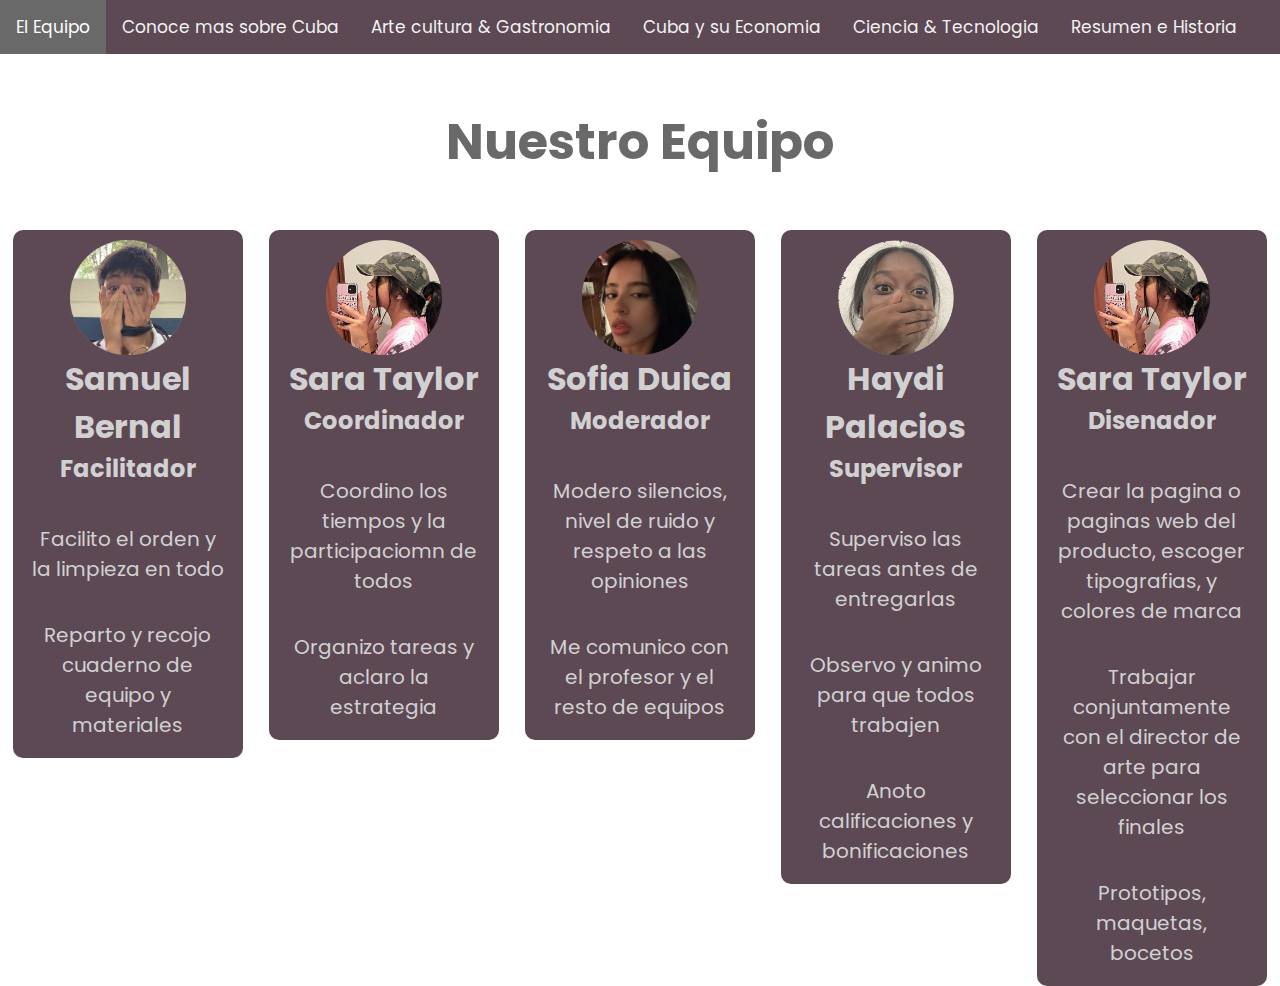
<file: index.html>
<!DOCTYPE html>
<html lang="en">
<head>
    <meta charset="UTF-8">
    <meta http-equiv="X-UA-Compatible" content="IE=edge">
    <meta name="viewport" content="width=device-width, initial-scale=1.0">
    <link rel="stylesheet" href="style.css">
    <link rel="preconnect" href="https://fonts.googleapis.com">
    <link rel="preconnect" href="https://fonts.gstatic.com" crossorigin>
    <link href="https://fonts.googleapis.com/css2?family=Poppins:wght@200;300;400;500;600;700;900&family=Roboto:wght@300;400;500;700&family=Rubik:ital,wght@0,300;0,400;0,500;0,600;0,700;0,800;1,300;1,400;1,500;1,600;1,700&display=swap" rel="stylesheet">
    <link rel="stylesheet" href="https://cdnjs.cloudflare.com/ajax/libs/font-awesome/4.7.0/css/font-awesome.min.css">
    <title>Historia de Cuba</title>
</head>
<body>
    <div class="topnav" id="myTopnav">
        <a href="index.html" class="active">El Equipo</a>
        <a href="conoce-mas-sobre-cuba.html">Conoce mas sobre Cuba</a>
        <a href="arte-cultura-gastronomia.html">Arte cultura & Gastronomia</a>
        <a href="cuba-y-economia.html">Cuba y su Economia</a>
        <a href="ciencia-y-tecnologia.html">Ciencia & Tecnologia</a>
        <a href="resumen-e-historia.html">Resumen e Historia</a>
        <a href="javascript:void(0);" class="icon" onclick="myFunction()">
            <i class="fa fa-bars"></i>
        </a>
    </div>
    <div class="homepage-title-main-wrapper">
        <h1>Nuestro Equipo</h1>
    </div>
    <div class="team-cards-main-wrapper">
        <div class="team-card-container">
            <img src="samuel-bernal.png" alt="male avatar">
            <h1>Samuel Bernal</h1>
            <h2>Facilitador</h2>
            <p class="description-text">Facilito el orden y la limpieza en todo</p>
            <p class="description-text">Reparto y recojo cuaderno de equipo y materiales</p>
        </div>

        <div class="team-card-container">
            <img src="sara-photo-circle.png" alt="male avatar">
            <h1>Sara Taylor</h1>
            <h2>Coordinador</h2>
            <p class="description-text">Coordino los tiempos y la participaciomn de todos</p>
            <p class="description-text">Organizo tareas y aclaro la estrategia</p>
        </div>

        <div class="team-card-container">
            <img src="sofia-duica-circle.png" alt="male avatar">
            <h1>Sofia Duica</h1>
            <h2>Moderador</h2>
            <p class="description-text">Modero silencios, nivel de ruido y respeto a las opiniones</p>
            <p class="description-text">Me comunico con el profesor y el resto de equipos</p>
        </div>

        <div class="team-card-container">
            <img src="haydi-palacios.png" alt="male avatar">
            <h1>Haydi Palacios</h1>
            <h2>Supervisor</h2>
            <p class="description-text">Superviso las tareas antes de entregarlas</p>
            <p class="description-text">Observo y animo para que todos trabajen</p>
            <p class="description-text">Anoto calificaciones y bonificaciones</p>
        </div>

        <div class="team-card-container">
            <img src="sara-photo-circle.png" alt="male avatar">
            <h1>Sara Taylor</h1>
            <h2>Disenador</h2>
            <p class="description-text">Crear la pagina o paginas web del producto, escoger tipografias, y colores de marca</p>
            <p class="description-text">Trabajar conjuntamente con el director de arte para seleccionar los finales</p>
            <p class="description-text">Prototipos, maquetas, bocetos</p>
        </div>
    </div>
    <script src="app.js"></script>
</body>
</html>
</file>
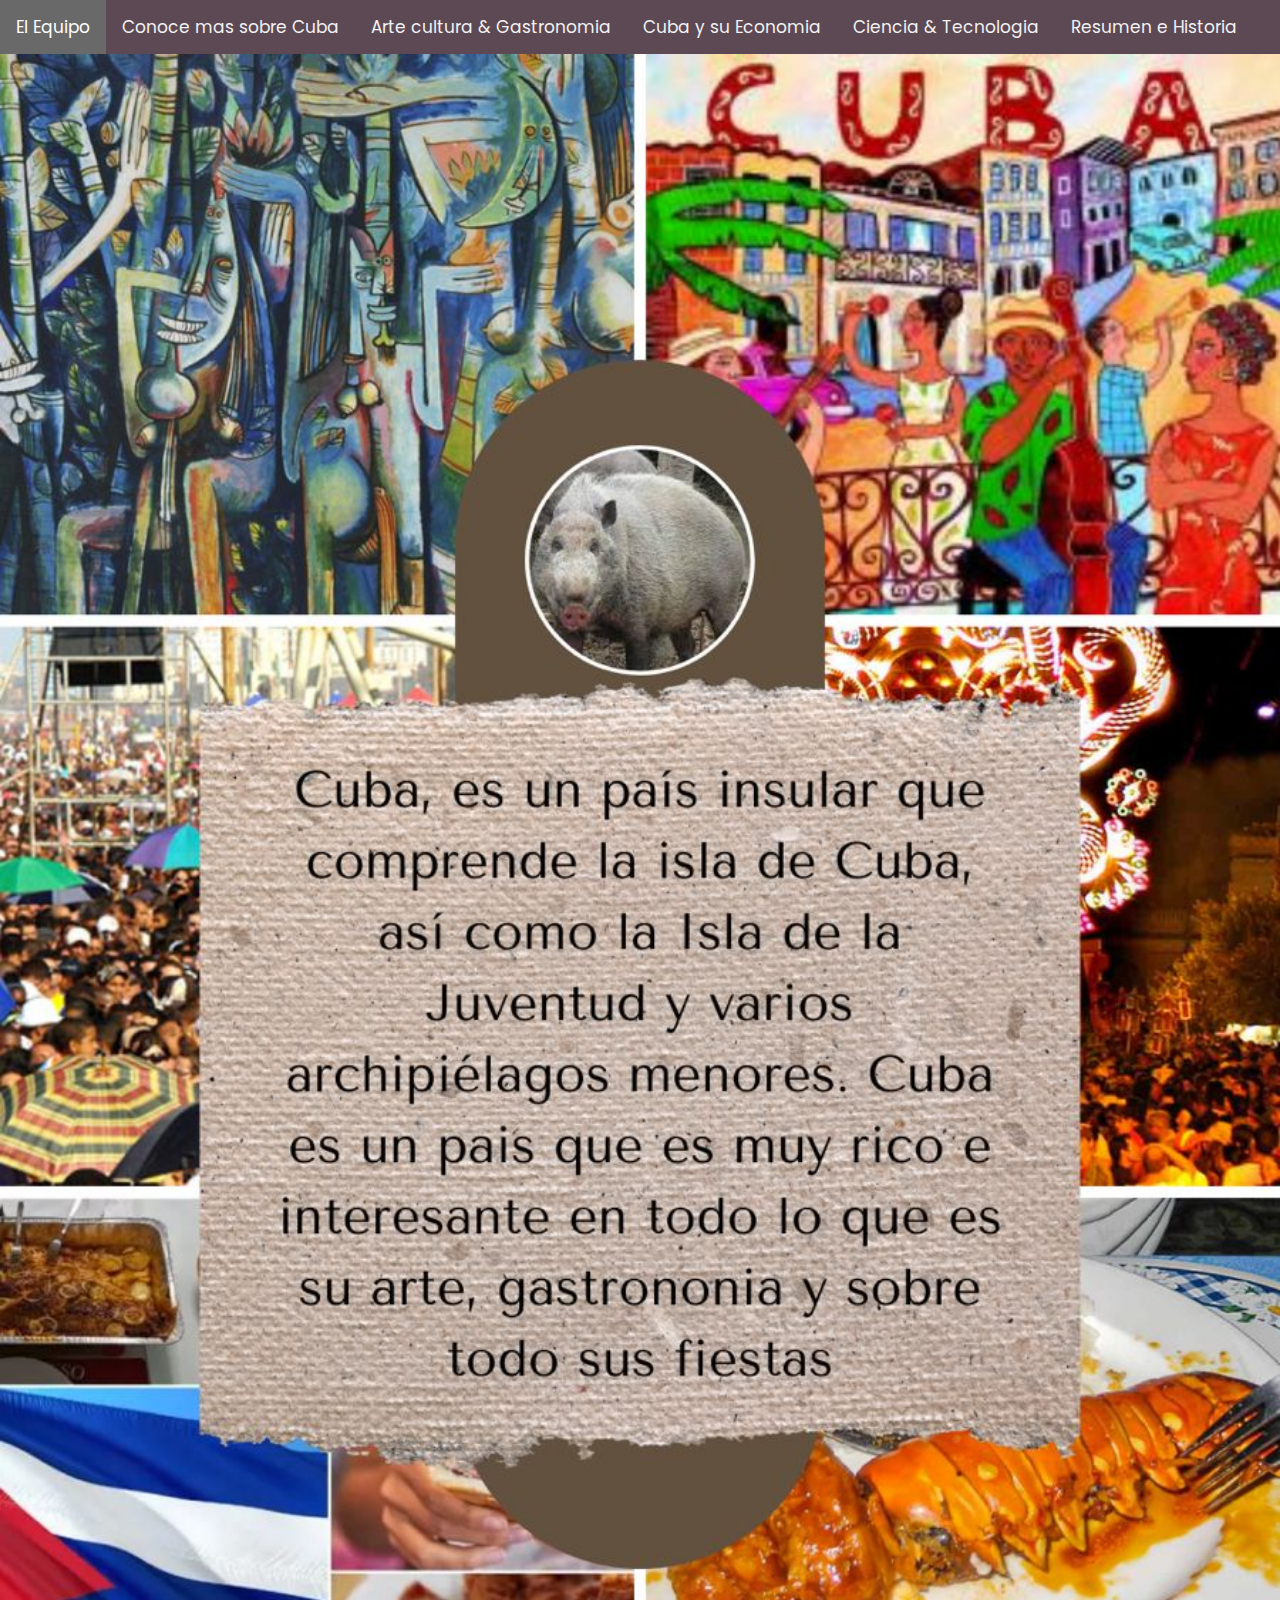
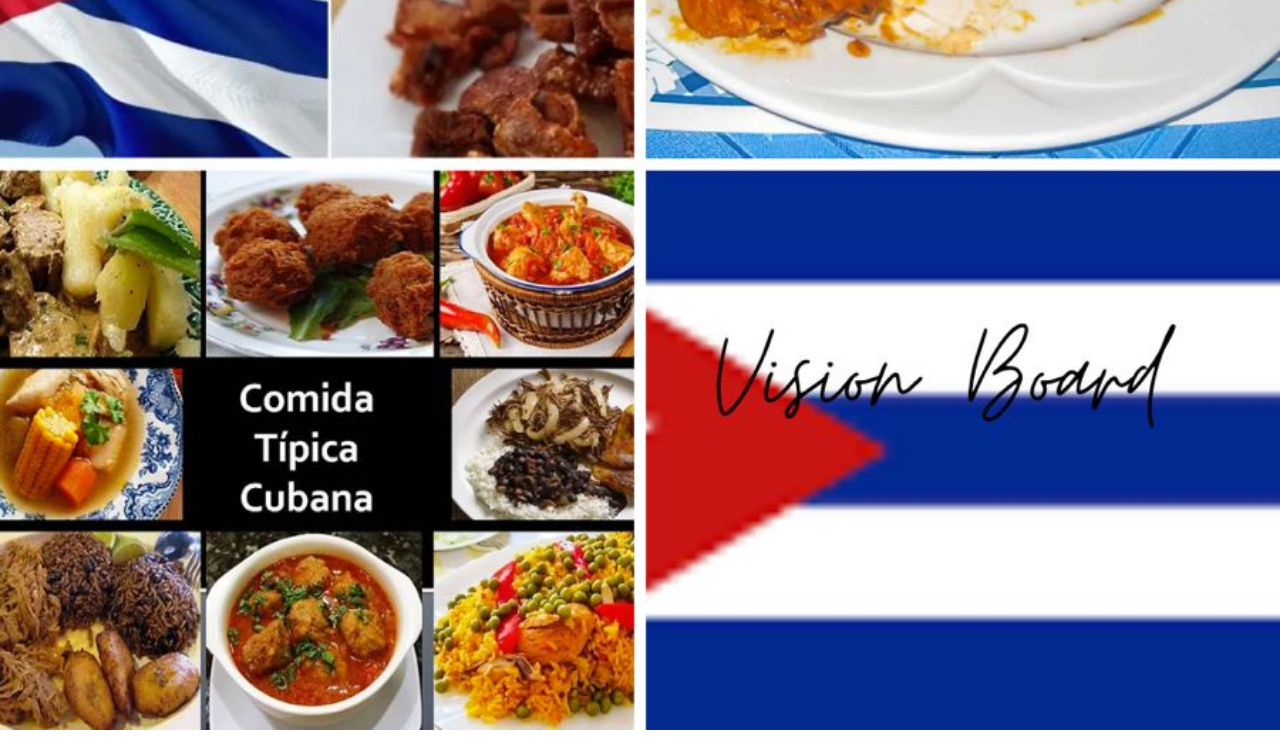
<file: arte-cultura-gastronomia.html>
<!DOCTYPE html>
<html lang="en">
<head>
    <meta charset="UTF-8">
    <meta http-equiv="X-UA-Compatible" content="IE=edge">
    <meta name="viewport" content="width=device-width, initial-scale=1.0">
    <link rel="stylesheet" href="style.css">
    <link rel="preconnect" href="https://fonts.googleapis.com">
    <link rel="preconnect" href="https://fonts.gstatic.com" crossorigin>
    <link href="https://fonts.googleapis.com/css2?family=Poppins:wght@200;300;400;500;600;700;900&family=Roboto:wght@300;400;500;700&family=Rubik:ital,wght@0,300;0,400;0,500;0,600;0,700;0,800;1,300;1,400;1,500;1,600;1,700&display=swap" rel="stylesheet">
    <link rel="stylesheet" href="https://cdnjs.cloudflare.com/ajax/libs/font-awesome/4.7.0/css/font-awesome.min.css">
    <title>Arte Cultura & Gastronomia</title>
</head>
<body> 
    <div class="topnav" id="myTopnav">
        <a href="index.html" class="active">El Equipo</a>
        <a href="conoce-mas-sobre-cuba.html">Conoce mas sobre Cuba</a>
        <a href="arte-cultura-gastronomia.html">Arte cultura & Gastronomia</a>
        <a href="cuba-y-economia.html">Cuba y su Economia</a>
        <a href="ciencia-y-tecnologia.html">Ciencia & Tecnologia</a>
        <a href="resumen-e-historia.html">Resumen e Historia</a>
        <a href="javascript:void(0);" class="icon" onclick="myFunction()">
            <i class="fa fa-bars"></i>
        </a>
    </div>
        <div class="arte-y-cultura-image-main-wrapper">
            <img src="arte-cultura-y-gastronomia.jpg" alt="Arte y Cultura">
        </div>

    <script src="app.js"></script>
</body>
</html>
</file>
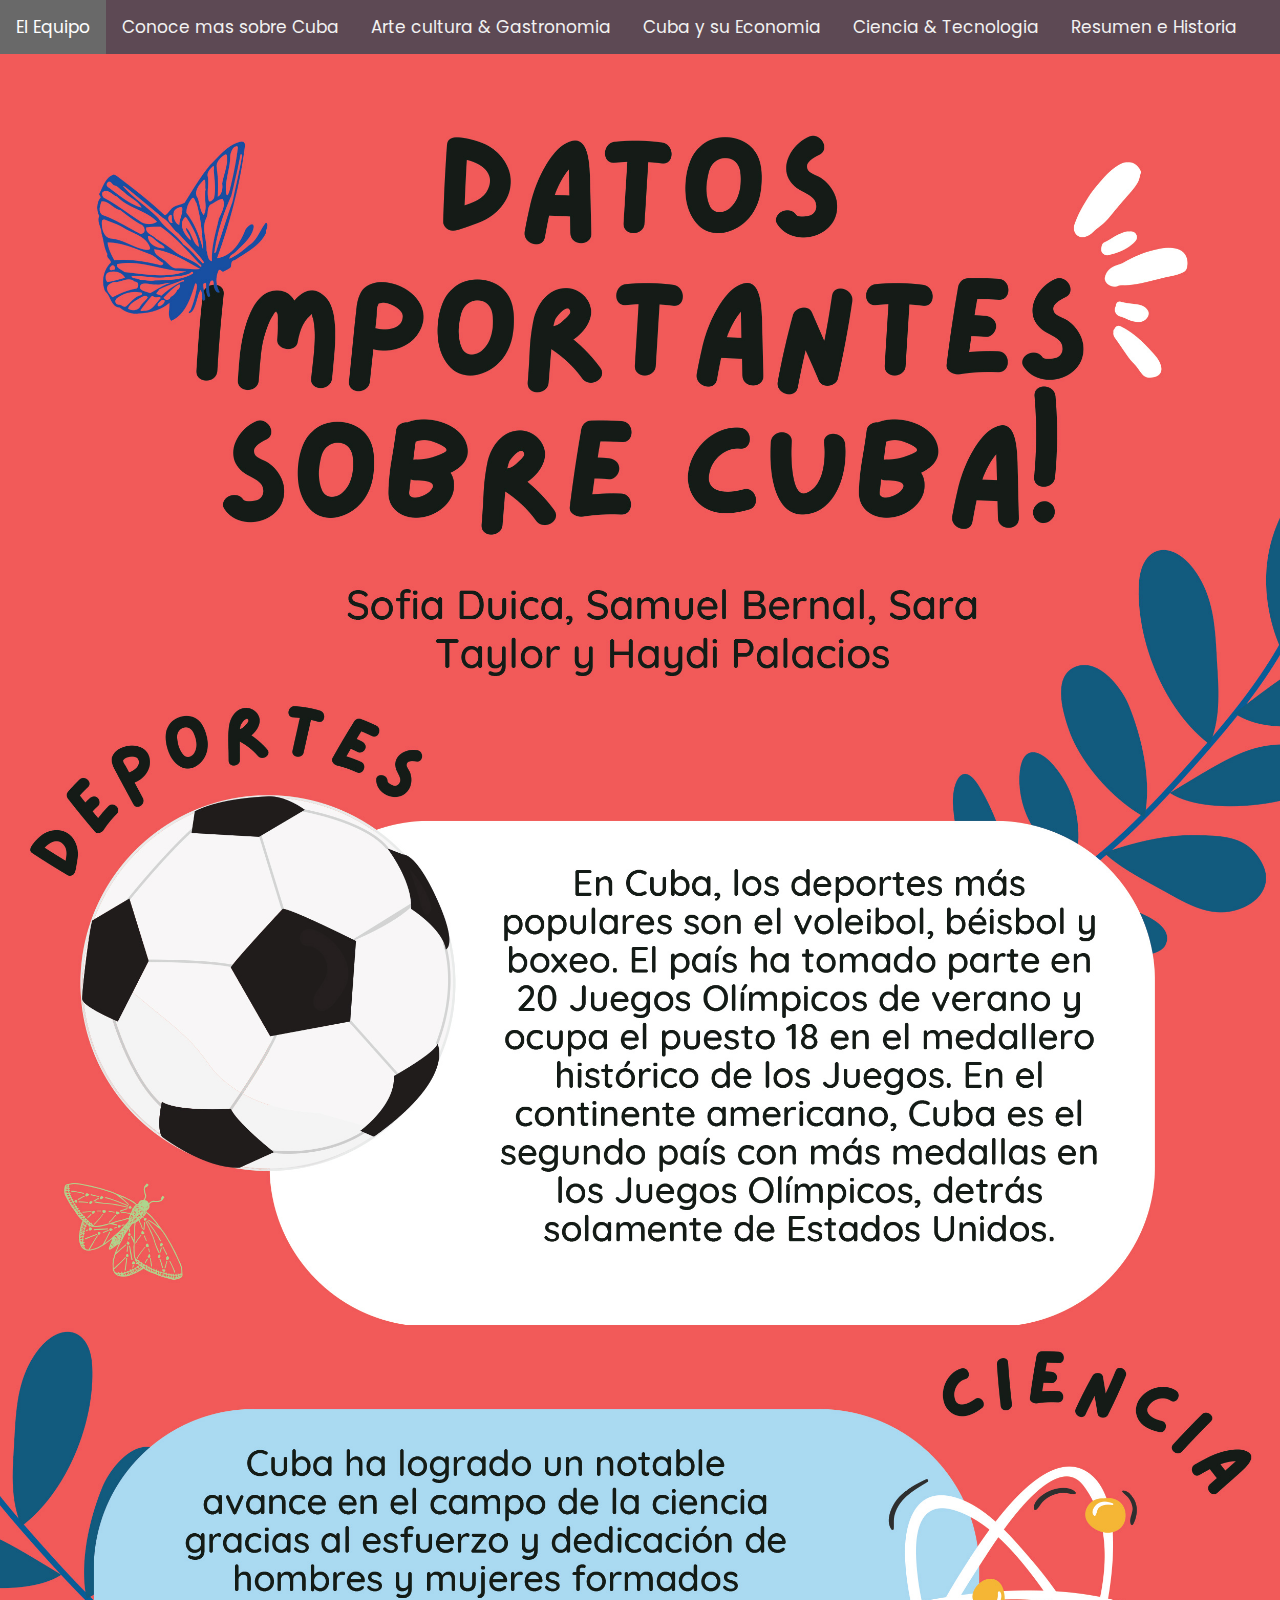
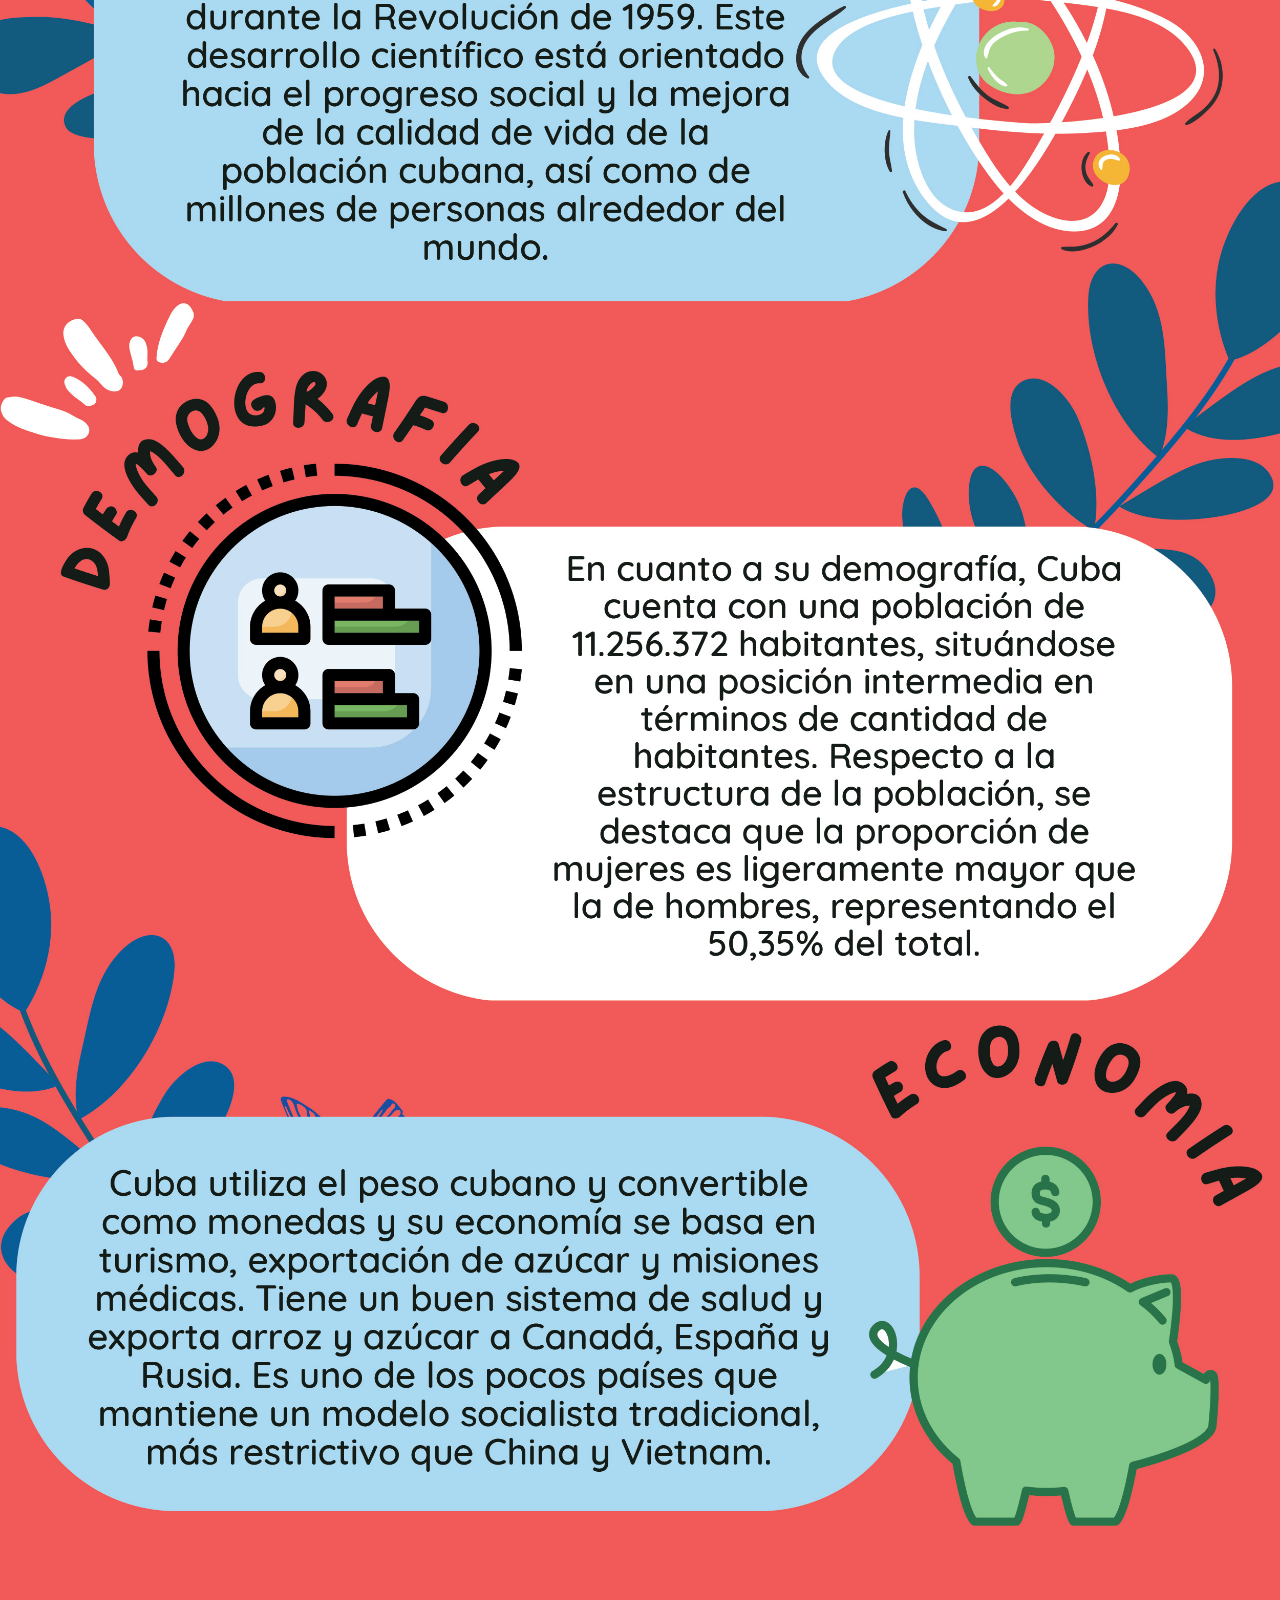
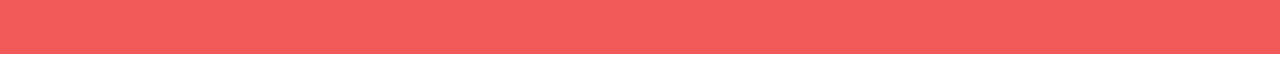
<file: conoce-mas-sobre-cuba.html>
<!DOCTYPE html>
<html lang="en">
<head>
    <meta charset="UTF-8">
    <meta http-equiv="X-UA-Compatible" content="IE=edge">
    <meta name="viewport" content="width=device-width, initial-scale=1.0">
    <link rel="stylesheet" href="style.css">
    <link rel="preconnect" href="https://fonts.googleapis.com">
    <link rel="preconnect" href="https://fonts.gstatic.com" crossorigin>
    <link href="https://fonts.googleapis.com/css2?family=Poppins:wght@200;300;400;500;600;700;900&family=Roboto:wght@300;400;500;700&family=Rubik:ital,wght@0,300;0,400;0,500;0,600;0,700;0,800;1,300;1,400;1,500;1,600;1,700&display=swap" rel="stylesheet">
    <link rel="stylesheet" href="https://cdnjs.cloudflare.com/ajax/libs/font-awesome/4.7.0/css/font-awesome.min.css">
    <title>Conoce mas sobre Cuba</title>
</head>
<body>
    <div class="topnav" id="myTopnav">
        <a href="index.html" class="active">El Equipo</a>
        <a href="conoce-mas-sobre-cuba.html">Conoce mas sobre Cuba</a>
        <a href="arte-cultura-gastronomia.html">Arte cultura & Gastronomia</a>
        <a href="cuba-y-economia.html">Cuba y su Economia</a>
        <a href="ciencia-y-tecnologia.html">Ciencia & Tecnologia</a>
        <a href="resumen-e-historia.html">Resumen e Historia</a>
        <a href="javascript:void(0);" class="icon" onclick="myFunction()">
            <i class="fa fa-bars"></i>
        </a>
    </div>

    <div class="conoce-mas-page-image-main-wrapper">
        <img src="conoce-mas-sobre-cuba.jpg" alt="">
    </div>
<script src="app.js"></script>
</body>
</html>
</file>
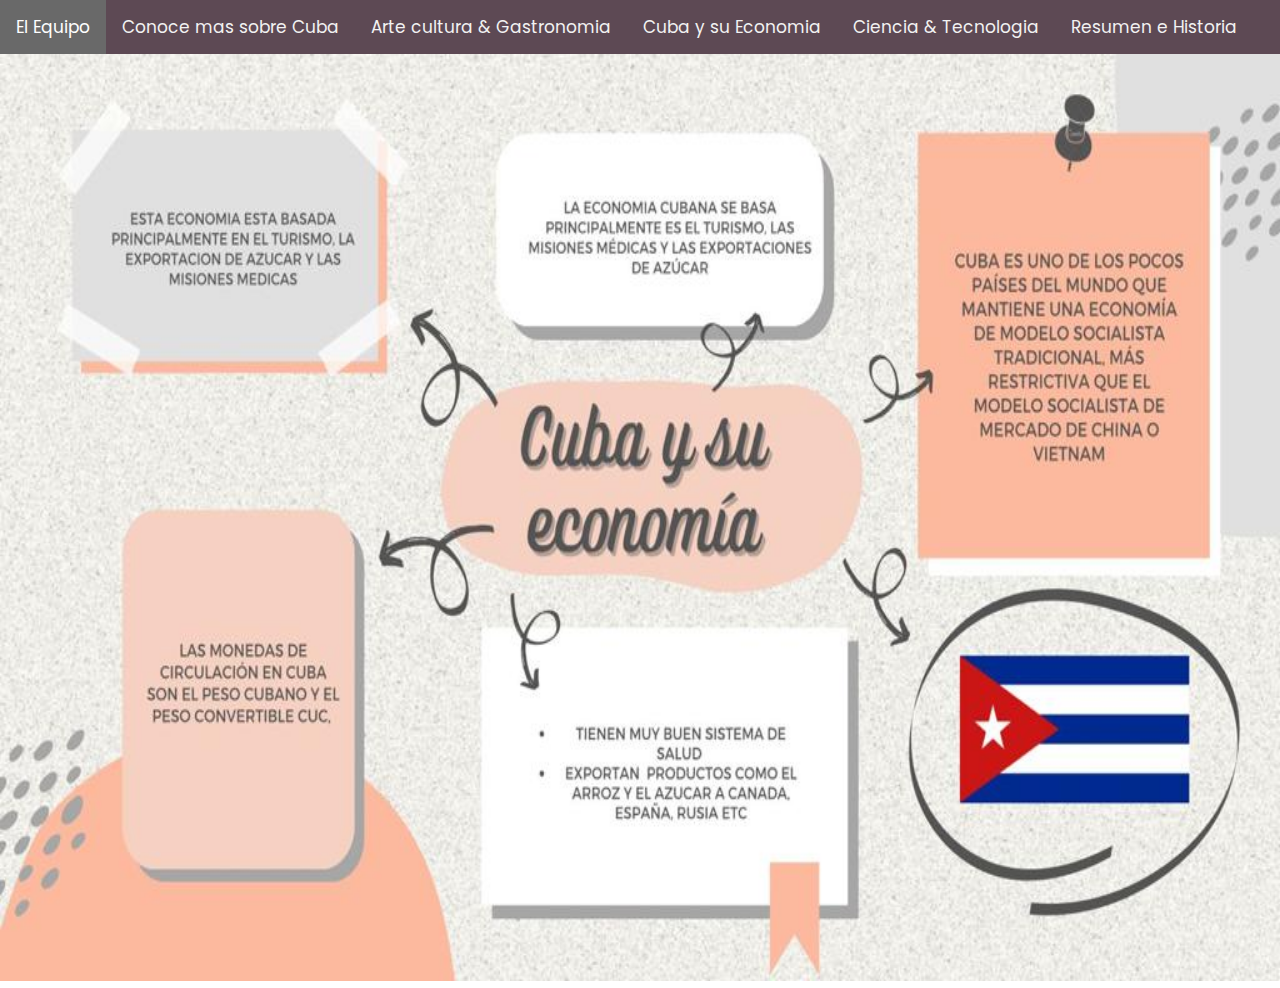
<file: cuba-y-economia.html>
<!DOCTYPE html>
<html lang="en">
<head>
    <meta charset="UTF-8">
    <meta http-equiv="X-UA-Compatible" content="IE=edge">
    <meta name="viewport" content="width=device-width, initial-scale=1.0">
    <link rel="stylesheet" href="style.css">
    <link rel="preconnect" href="https://fonts.googleapis.com">
    <link rel="preconnect" href="https://fonts.gstatic.com" crossorigin>
    <link href="https://fonts.googleapis.com/css2?family=Poppins:wght@200;300;400;500;600;700;900&family=Roboto:wght@300;400;500;700&family=Rubik:ital,wght@0,300;0,400;0,500;0,600;0,700;0,800;1,300;1,400;1,500;1,600;1,700&display=swap" rel="stylesheet">
    <link rel="stylesheet" href="https://cdnjs.cloudflare.com/ajax/libs/font-awesome/4.7.0/css/font-awesome.min.css">
    <title>Economia</title>
</head>
<body>
    <div class="topnav" id="myTopnav">
        <a href="index.html" class="active">El Equipo</a>
        <a href="conoce-mas-sobre-cuba.html">Conoce mas sobre Cuba</a>
        <a href="arte-cultura-gastronomia.html">Arte cultura & Gastronomia</a>
        <a href="cuba-y-economia.html">Cuba y su Economia</a>
        <a href="ciencia-y-tecnologia.html">Ciencia & Tecnologia</a>
        <a href="resumen-e-historia.html">Resumen e Historia</a>
        <a href="javascript:void(0);" class="icon" onclick="myFunction()">
            <i class="fa fa-bars"></i>
        </a>
    </div>
    <div class="economia-image-main-wrapper">
        <img src="economia.jpg" alt="Economia de Cuba">
    </div>

<script src="app.js"></script>
</body>
</html>
</file>
<file: style.css>
*{
    margin: 0;
    padding: 0;
    box-sizing: border-box;
    font-family: 'Poppins', sans-serif;
}

.logo img{
    width: 10%;
}

.homepage-title-main-wrapper{
    text-align: center;
}

.homepage-title-main-wrapper h1{
    font-size: 50px;
    margin-top: 50px;
    margin-bottom: 50px;
    color: dimgray;
}

.team-cards-main-wrapper{
    display: flex;
    flex-direction: row;
    flex-wrap: wrap;
    justify-content: space-around;
}

.team-card-container{
    display: flex;
    flex-direction: column;
    align-items: center;
    width: 18%;
    text-align: center;
    height: 100%;
    background-color: #5d4954;
    border-radius: 10px 10px 10px 10px;
    color: rgb(209, 209, 209);
}
.team-card-container img{
    width: 50%;
    margin-top: 10px;
}
.team-card-container h2{
    margin-bottom: 20px;
}
.team-card-container p{
    padding: 18px;
}
.description-text{
    font-size: 20px;
}
.conoce-mas-page-image-main-wrapper img,
.arte-y-cultura-image-main-wrapper img,
.economia-image-main-wrapper img{
    width: 100%;
}
.economia-image-main-wrapper img{
    height: 927px;
}
.video-main-wrapper{
    text-align: center;
    margin-top: 50px;
}
.video-main-wrapper video{
    width: 60%;
    height: 100%;
}

@media screen and (max-width: 768px) {
    .team-card-container{
        width: 93%;
        margin-bottom: 50px;
    }
    .economia-image-main-wrapper img{
        width: 100%;
        height: 450px;
        margin-top: 50px;
    }
    .video-main-wrapper video{
        width: 100%;
    }
}


/* NAV STYLES */
.topnav {
    background-color: #5d4954;
    overflow: hidden;
  }
  .topnav a {
    float: left;
    display: block;
    color: #f2f2f2;
    text-align: center;
    padding: 14px 16px;
    text-decoration: none;
    font-size: 17px;
  }
  .topnav a:hover {
    background-color: #ddd;
    color: black;
  }
  .topnav a.active {
    background-color: dimgray;
    color: white;
  }
  .topnav .icon {
    display: none;
  }
@media screen and (max-width: 768px) {
    .topnav a:not(:first-child) {display: none;}
    .topnav a.icon {
      float: right;
      display: block;
    }
  }
  @media screen and (max-width: 768px) {
    .topnav.responsive {position: relative;}
    .topnav.responsive a.icon {
      position: absolute;
      right: 0;
      top: 0;
    }
    .topnav.responsive a {
      float: none;
      display: block;
      text-align: left;
    }
  }
</file>
